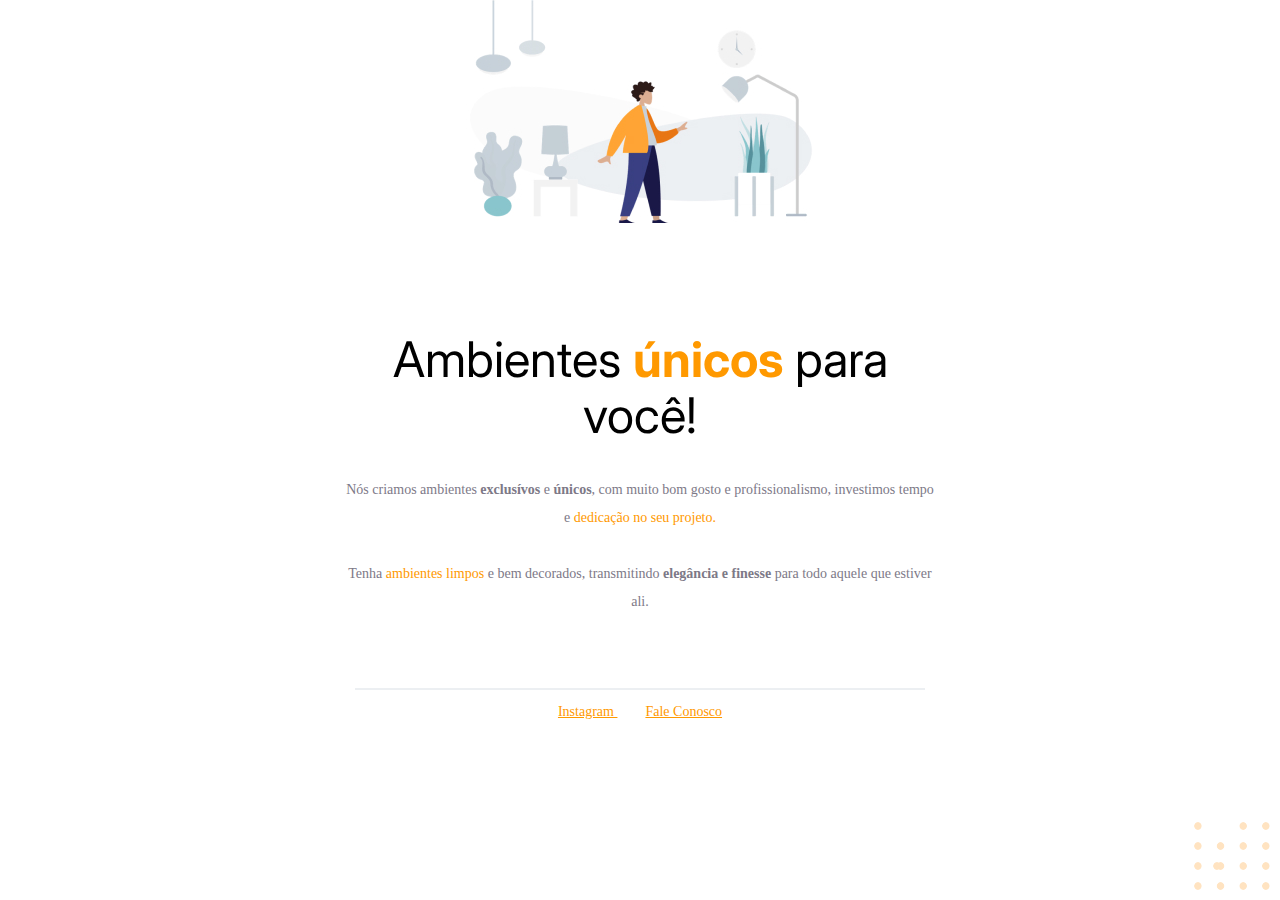
<file: Projeto-01 - moveis_customizados/index.html>
<!DOCTYPE html>
<html lang="pt-br">

<head>
    <link rel="preconnect" href="https://fonts.googleapis.com">
    <link rel="preconnect" href="https://fonts.gstatic.com" crossorigin>

    <meta charset="UTF-8">
    <meta name="viewport" content="width=device-width, initial-scale=1.0">

    <title>Móveis Customizados</title>
    <link
        href="https://fonts.googleapis.com/css2?family=Inter:ital,opsz,wght@0,14..32,100..900;1,14..32,100..900&family=Open+Sans:ital,wght@0,300..800;1,300..800&display=swap"
        rel="stylesheet">
    <link rel="stylesheet" href="style.css">
</head>

<body>

    <div id="hero">
        <img src="images/image 1.jpg" alt="Desenho de uma pessoa vestindo uma camiseta amarela em uma sala com móveis">

        <h1>Ambientes <span>únicos</span> para você!</h1>
          

        <p>
            Nós criamos ambientes <strong>exclusívos</strong> e <strong>únicos</strong>, com muito bom gosto e
            profissionalismo,
            investimos tempo e <span>dedicação no seu projeto.</span>


            <br>
            <br>

            Tenha <span>ambientes limpos</span> e bem decorados, transmitindo <strong>elegância e finesse</strong> para
            todo aquele que estiver ali.
        </p>

    </div>

    <div id="footer">

        <div id="line"></div>

        <a href="https://instagram.com/moveisparavoce" target="_blank">
            Instagram
        </a>
        <a href="mailto:contato@moveisparavoce.com">
            Fale Conosco
        </a>
    </div>

    <img id="balls" src="images/balls-decoration.svg" alt="Bolinhas Laranjadas no canto direto inferior da tela">


</body>

</html>
</file>
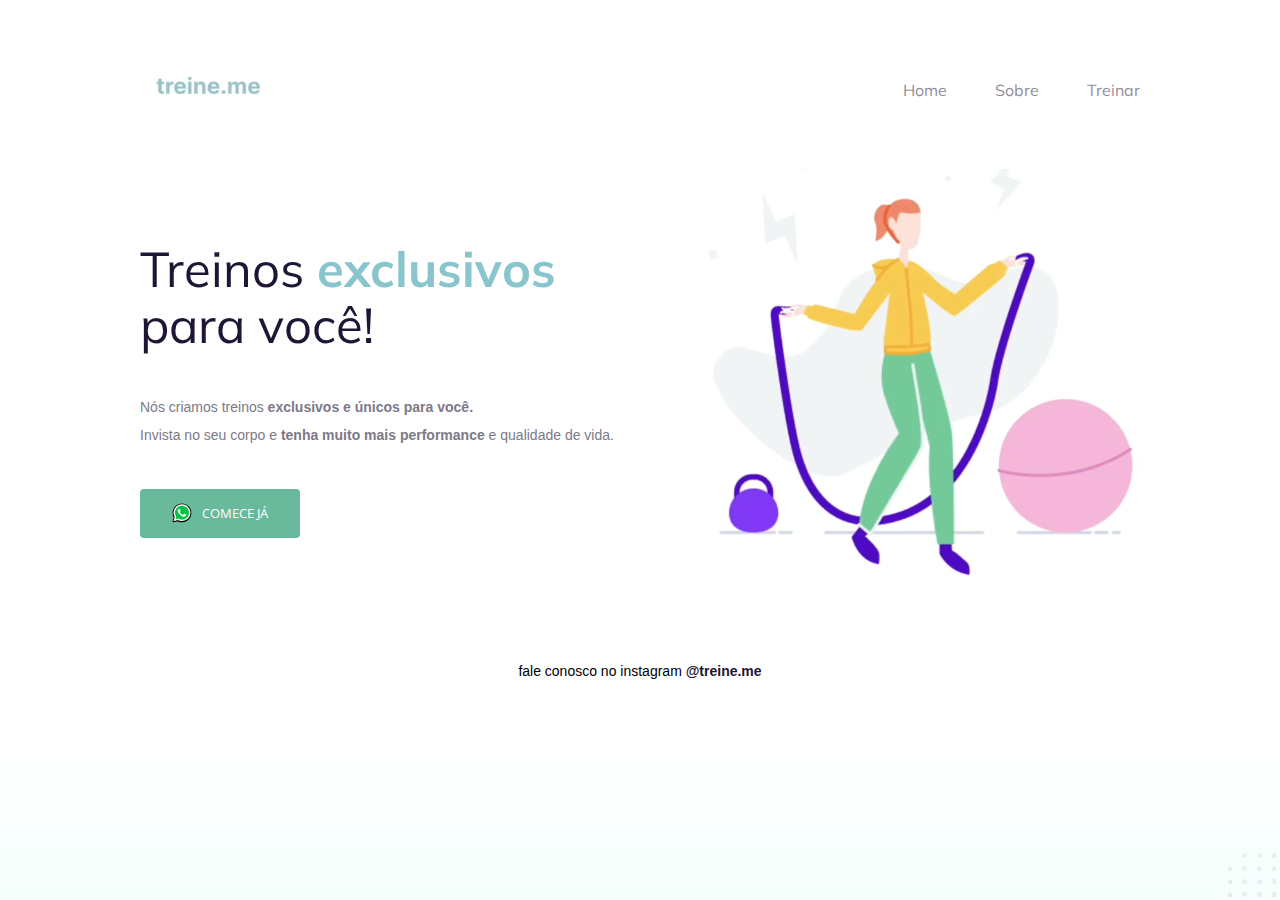
<file: Projeto-02 - treine_me/index.html>
<!DOCTYPE html>
<html lang="pt-br">
<head>
    <meta charset="UTF-8">
    <meta name="viewport" content="width=device-width, initial-scale=1.0">
    <title>Treine me</title>
    <link rel="stylesheet" href="style.css">
</head>
<body>

    <div class="page">
       
        
            <nav>
              <a id="logo" href="#">
                  <img src="images/logo.png" alt="Treine.me">
              </a>
              <ul>
                <li><a href="#">Home</a></li>
                <li><a href="#">Sobre</a></li>
                <li><a href="#">Treinar</a></li>
              </ul>
            </nav>
        
        <main>

            <section>
                <h1>Treinos <span>exclusivos</span>
                    para você!</h1>

                <p>
                    Nós criamos treinos <strong>exclusivos e únicos para você.</strong><br>
                    Invista no seu corpo e <strong>tenha muito mais performance</strong> e qualidade de vida.
                </p>


                <button>
                    <img src="images/whats.svg" alt="ícone do Whatsapp">
                    Comece já
                </button>
            </section>

            <img src="images/1.png" alt="Desenho de uma mulher pulando corda numa academia">

        </main>
        <footer>
            fale conosco no instagram 
            <a href="https://instagram.com/treineme" target="_blank">@treine.me</a>
        </footer>
    </div>  
   
    <img id="balls" src="images/balls.svg" alt="Bolinhass decorativas verdes no canto inferior direito da página.">
    
</body>
</html>
</file>
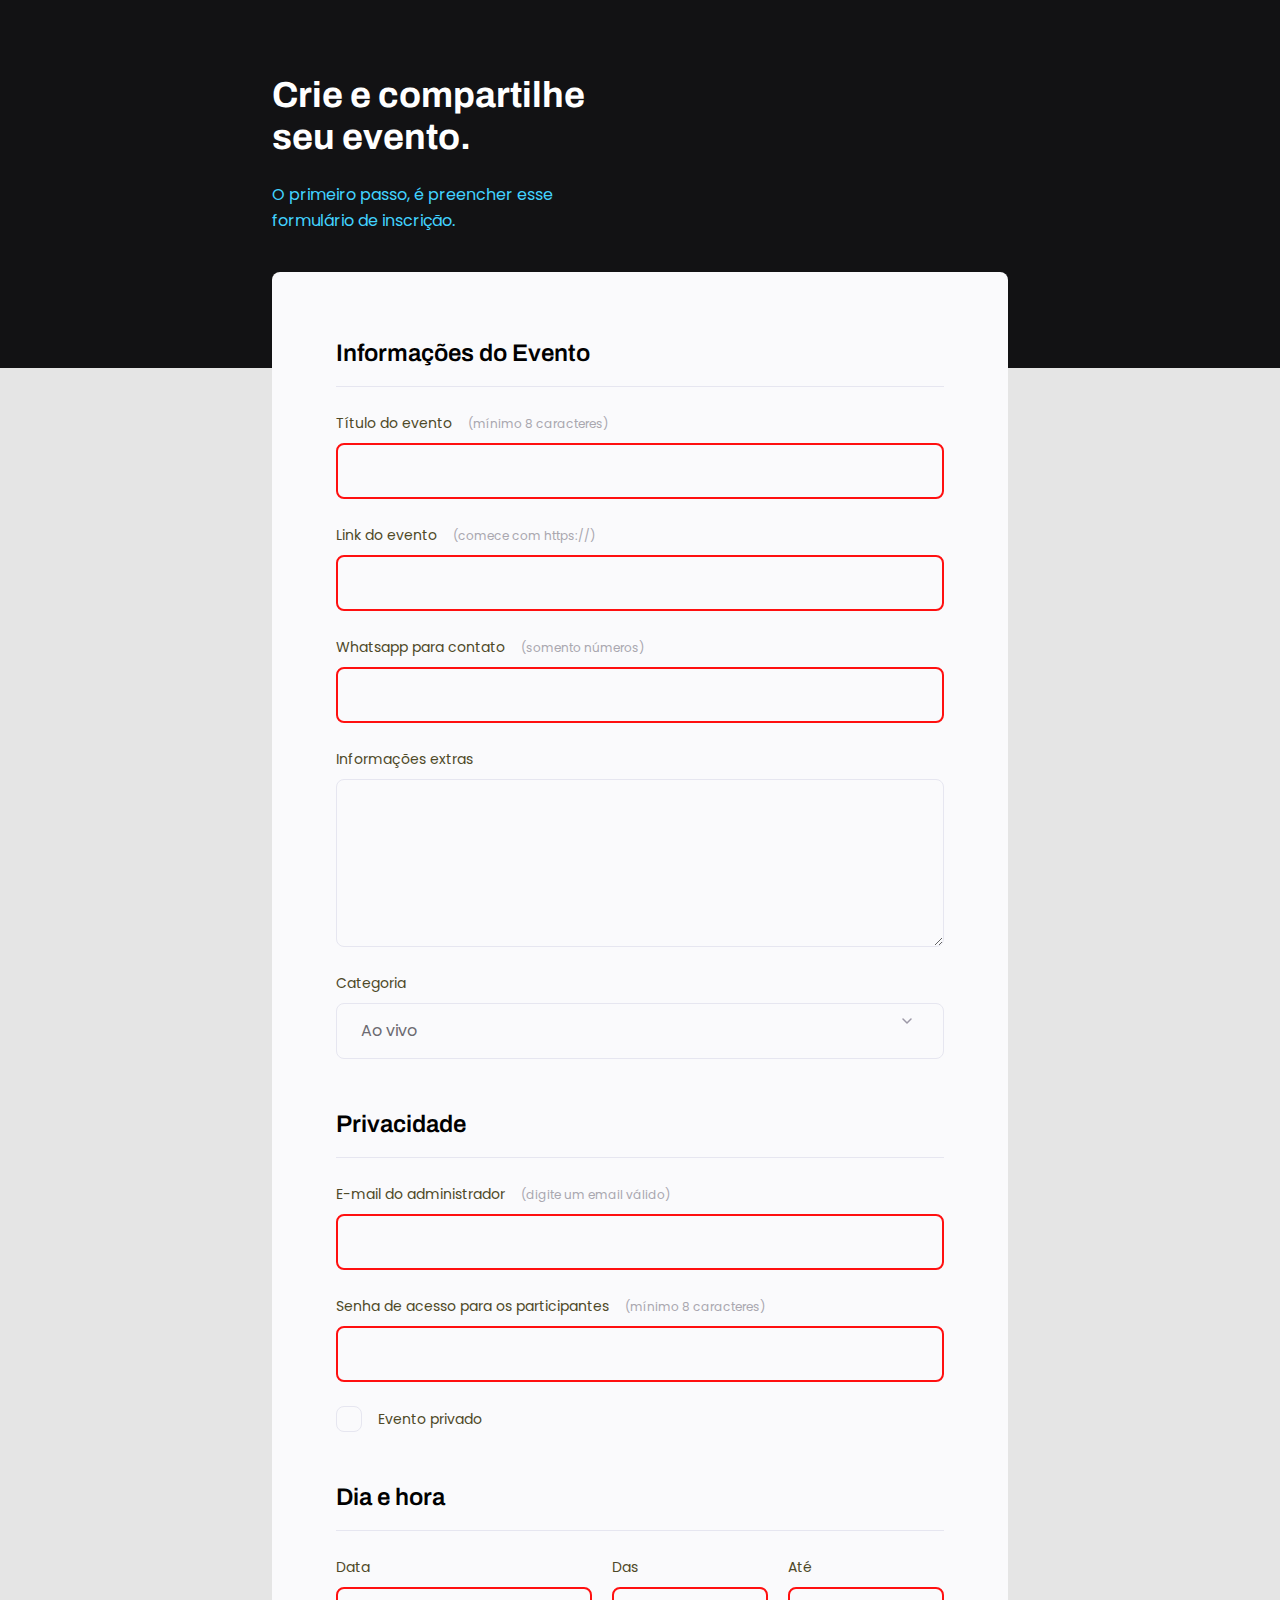
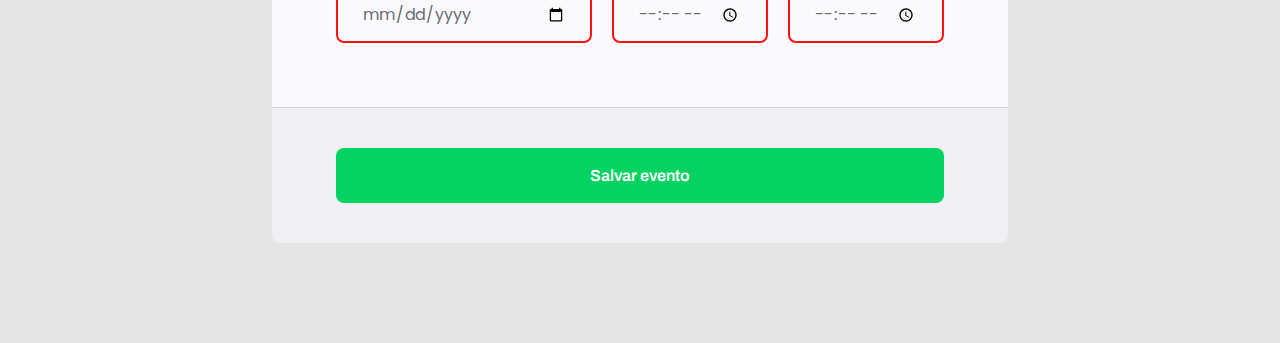
<file: Projeto-03 - formulario_html/index.html>
<!DOCTYPE html>
<html lang="pt-br">
<head>
  <meta charset="UTF-8">
  <meta name="viewport" content="width=device-width, initial-scale=1.0">
  <title>Crie seu evento</title>
  <link rel="stylesheet" href="style.css">
</head>
<body>

  <div class="page">
    <header>
      <h1>Crie e compartilhe seu evento.</h1>
      <p>O primeiro passo, é preencher esse
        formulário de inscrição.</p>
    </header>
    <form id="my-form">
      <fieldset>
        <div class="fieldset-wrapper">
          <legend>Informações do Evento</legend>

          <div class="input-wrapper">
            <label for="event-title">Título do evento <span>(mínimo 8 caracteres)</span></label>
            <input type="text" id="event-title" required minlength="8">
          </div>

          <div class="input-wrapper">
            <label for="event-link">Link do evento <span>(comece com https://)</span></label>
            <input type="url" id="event-link" required>
          </div>

          <div class="input-wrapper">
            <label for="event-whatsapp">Whatsapp para contato <span>(somento números)</span></label>
            <input type="number" id="event-whatsapp" required>
          </div>

          <div class="input-wrapper">
            <label for="event-whatsapp">Informações extras</label>
            <textarea id="event-info" required></textarea>
          </div>

          <div class="input-wrapper">
            <label for="event-category">Categoria</label>
            <select id="event-category">
              <option value="live">Ao vivo</option>
              <option value="podcast">Podcast</option>
              <option value="mentorship">Mentoria</option>
            </select>
          </div>

        </div>
      </fieldset> 

      <fieldset>
        <div class="fieldset-wrapper">
          <legend>Privacidade</legend>

          <div class="input-wrapper">
            <label for="event-email">E-mail do administrador <span>(digite um email válido)</span></label>
            <input type="text" id="event-email" required>
          </div>

          <div class="input-wrapper">
            <label for="event-password">Senha de acesso para os participantes <span>(mínimo 8 caracteres)</span></label>
            <input type="password" id="event-password" required minlength="8">
          </div>

          <div class="checkbox-wrapper">
            <input type="checkbox" id="event-private" required>
            <label for="event-private">Evento privado</label> 
        </div>

        </div>
      </fieldset>

      <fieldset>
        <div class="fieldset-wrapper">
          <legend>Dia e hora</legend>

          <div class="col-3">

            <div class="input-wrapper">
              <label for="event-date">Data</label>
              <input type="date" id="event-date" required>
            </div>

            <div class="input-wrapper">
              <label for="event-begin">Das</label>
              <input type="time" id="event-begin" required>
            </div>

            <div class="input-wrapper">
              <label for="event-end">Até</label>
              <input type="time" id="event-end" required>
            </div>

          </div>

        </div>
      </fieldset>

    </form>
    <footer>
      <input class="button" 
      type="submit" 
      form="my-form"  
      value="Salvar evento">
    </footer>
  </div>
</body>
</html>
</file>
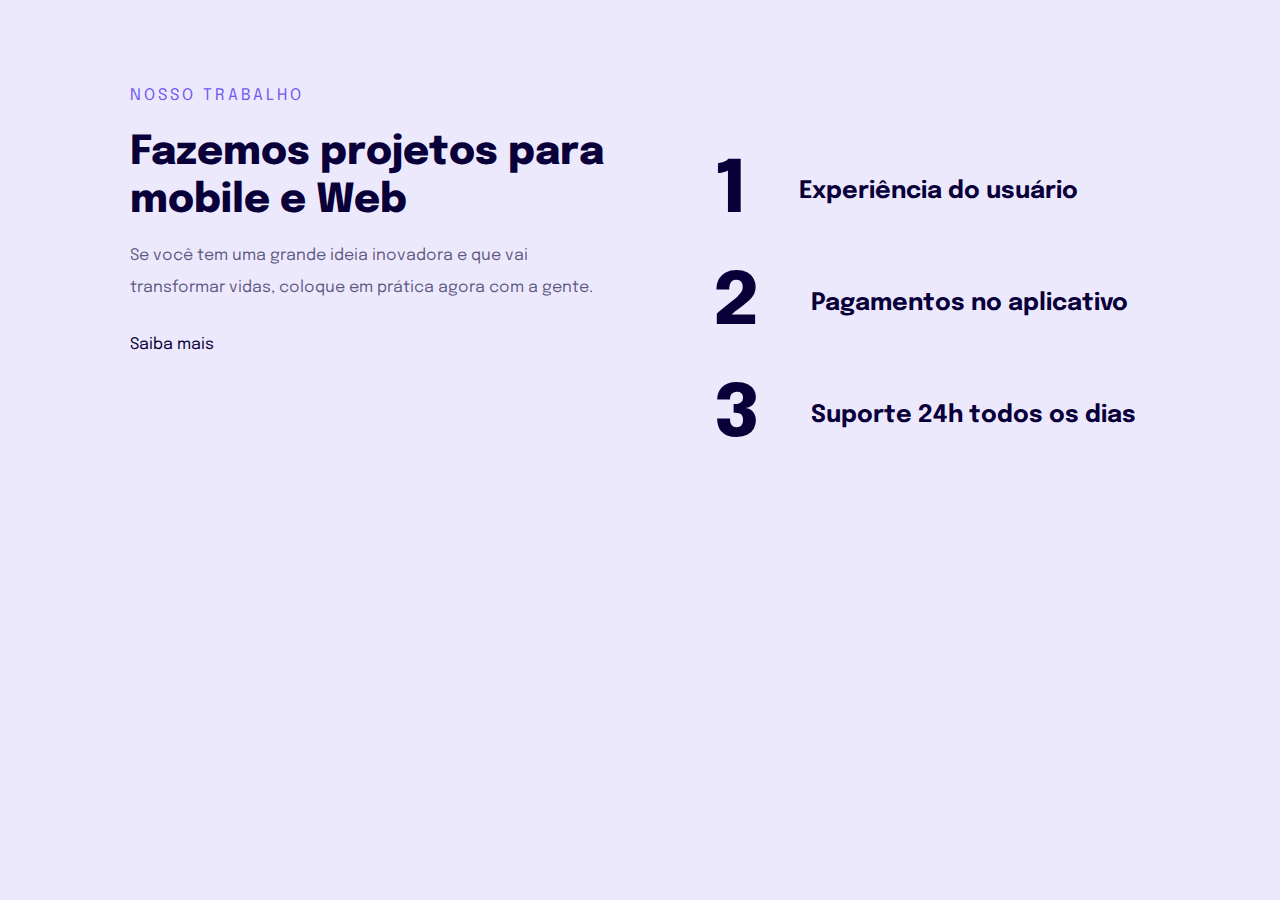
<file: Projeto-04 - responsividade_css/index.html>
<!DOCTYPE html>
<html lang="pt-br">
<head>
    <meta charset="UTF-8">
    <meta name="viewport" content="width=device-width, initial-scale=1.0">
    <title>Introdução à Responsividade</title>
    <link rel="stylesheet" href="style.css">
</head>
<body>
   <main>

    <div>
        <p>Nosso Trabalho</p>
        <h1>Fazemos projetos para mobile e Web</h1>
        <p>
            Se você tem uma grande ideia inovadora e que
            vai transformar vidas, coloque em prática 
            agora com a gente.
        </p>
        <a href="#">Saiba mais</a>
    </div>

    <ul>
        <li><span>1</span> Experiência do usuário</li>
        <li><span>2</span> Pagamentos no aplicativo</li>
        <li><span>3</span> Suporte 24h todos os dias</li>
    </ul>
   </main> 
</body>
</html>
</file>
<file: Projeto-01 - moveis_customizados/style.css>
body {
    font-family: "Open Sans" sans-serif;
    text-align: center;
    margin: 0;
}

#hero {
    width: 592px;
    margin: 0 auto 72px;
}

#hero img {
    margin-bottom: 72px;
}

h1 {
    font-family: "Inter", sans-serif;
    font-size: 49px;
    line-height: 56px;
    font-weight: normal;
    margin-bottom: 32px;
}

h1 span {
    font-weight: bold;
}

span, a {
    color: #FF9900;
}

p, #footer {
    color: #7d7987;
    font-size: 14px;
    line-height: 28px;
}


#footer a + a {
    margin-left: 28px;
}

#line {
    width: 568px;
    height: 0px;
    margin: 0 auto 8px;
    border: 1px solid #ECEFF2;
}

#balls {
    position: fixed;
    bottom: 0px;
    right: 0px;
}
</file>
<file: Projeto-02 - treine_me/style.css>
@import url('https://fonts.googleapis.com/css2?family=Mulish:wght@400;700&display=swap');
@import url('https://fonts.googleapis.com/css2?family=Open+Sans:wght@400;700&display=swap');


body {
    margin: 0;
    
    font-family: 'Open-Sans', sans-serif;
    
    background: linear-gradient(180deg, rgba(227, 255, 248, 0) 82.08%, rgba(227, 255, 248, 0.38) 100%);
    
    min-height: 100vh;
}

.page {
    width: 1000px;
    margin: 0 auto;
    padding-top: 65px;
}

nav {
    display: flex;
    justify-content: space-between;
    align-items: center;
    margin-bottom: 55px;
}

ul {
    display: flex;
    gap: 48px;
    list-style: none;
    margin: 0;
    padding: 0;
}

 a {
    color: #1f1534;
    text-decoration: none;
}

ul li a {
    opacity: 0.5;
}

ul li a:hover {
    font-weight: bold;
    opacity: 1;
}

h1, ul {
    font-family: 'Mulish', sans-serif;
} 

main {
    display: flex;
    align-items: center;
    justify-content: space-between;
}

h1 {
    font-size: 49px;
    line-height: 56px;
    color: #1f1534;
    font-weight: normal;
    width: 490px;
}

h1 span {
    color: #89c5cc;
    font-weight: bold;
}

section p {
    font-size: 14px;
    line-height: 28px;
    color: #7d7987;
    margin: 40px 0;
}

button {
    color: #fff;
    text-transform: uppercase;
    font-family: 'Open Sans', sans-serif;
    
    background: #69b99d;
    border: none;
    padding: 14px 32px 15px;
    
    display: flex;
    align-items: center;
    justify-content: center;
    gap: 10px;

    border-radius: 4px;
    
    cursor: pointer;
}


button:hover {
    background: #4ea788;
}

footer {
    font-size: 14px;
    line-height: 28px;
    text-align: center;
    margin-top: 80px;
}

footer a {
    font-weight: bold;
    text-decoration: none;
    color: #1f1534
}

 #balls {
    position: fixed;
    bottom: 0;
    right: 0;
 }
</file>
<file: Projeto-03 - formulario_html/style.css>
@import url('https://fonts.googleapis.com/css2?family=Archivo:wght@700;600&display=swap');
@import url('https://fonts.googleapis.com/css2?family=Poppins:wght@400&display=swap');


* {
    margin: 0;
    padding: 0;
    box-sizing: border-box;
}

body, input, select, textarea {
  font-family: 'Poppins', sans-serif;
}

body {
    background: #e5e5e5;
}

body::before {
    content: '';
    width: 100%;
    height: 368px;

    position: absolute;
    top: 0;
    left: 0;
    z-index: -1;
    background: #121214;

}

.page {
    width: 736px;
    margin: auto;
}

header {
    width: 319px;

    margin-top: 74px;
}


header h1 {
    font-family: 'Archivo', sans-serif;
    font-weight: bold;
    font-size: 36px;
    line-height: 42px;
    color: #fff;
    
    
    margin-bottom: 24px;
}

header p {
    font-size: 16px;
    line-height: 26px;
    color: #42D3FF;
}

form {
    margin-top: 38px;
    background: #fafafc;
    border-radius: 8px 8px 0 0;
    min-height: 300px;


    padding: 64px;

    display: flex;
    flex-direction: column;
    gap: 48px;
}

fieldset {
    border: none;
}

.fieldset-wrapper {
    display: flex;
    flex-direction: column;
    gap: 24px;
}

fieldset legend {
    font-family: 'Archivo', sans-serif;
    font-weight: 600;
    font-size: 24px;
    line-height: 34px;

    width: 100%;

    border-bottom: 1px solid #e6e6f0;
    padding-bottom: 16px;
}

.input-wrapper {
    display: flex;
    flex-direction: column;
}

.input-wrapper label,
.checkbox-wrapper label {
    font-size: 14px;
    line-height: 24px;

    color: #4e4928;

    margin-bottom: 8px;
}

.input-wrapper label span {
    margin-left: 12px;
    

    font-size: 12px;
    line-height: 20px;

    color: #a9a7af;
}

.input-wrapper label span:hover {
    color: #6c6a71;
}

.input-wrapper input, .input-wrapper textarea, 
.input-wrapper select {
    background: #fafafc;

    border: 1px solid #e6e6f0;
    border-radius: 8px;
    
    height: 56px;

    padding: 0 24px;

    font-size: 16px;
    line-height: 26px;

    color: #6c6a71;
}

.input-wrapper textarea {
    padding: 0;
    height: 168px;
}

.input-wrapper select {
    appearance: none;
    -webkit-appearance: none;

    background-image: url("data:image/svg+xml,%3Csvg width='24' height='24' viewBox='0 0 24 24' fill='none' xmlns='http://www.w3.org/2000/svg'%3E%3Cg clip-path='url(%23clip0_1_54)'%3E%3Cpath d='M8 10L12 14L16 10' stroke='%239C98A6' stroke-width='1.5' stroke-linecap='round' stroke-linejoin='round'/%3E%3C/g%3E%3Cdefs%3E%3CclipPath id='clip0_1_54'%3E%3Crect width='24' height='24' fill='white'/%3E%3C/clipPath%3E%3C/defs%3E%3C/svg%3E%0A");
    background-repeat: no-repeat;
    background-position: right 24px top 5px;
}

.col-3 {
    display: flex;
    gap: 20px;
}

.col-3 > div:nth-child(1) {
    width: 100%;   
}

.checkbox-wrapper {
    position: relative; 
}

.checkbox-wrapper label {
    display: flex;
    align-items: center;
    gap: 16px;
    margin: 0;
}

.checkbox-wrapper input {
    position: absolute;
    top: 0;
    left: 0;
    width: 24px;
    height: 24px;

    opacity: 0;
}

.checkbox-wrapper label::before {
    content: '';
    display: block;
    width: 24px;
    height: 24px;
    border: 1px solid #e6e6f0;
    border-radius: 8px;
}

.checkbox-wrapper input:checked + label::before {
    background-image: url("data:image/svg+xml,%3Csvg width='24' height='24' viewBox='0 0 24 24' fill='none' xmlns='http://www.w3.org/2000/svg'%3E%3Cpath d='M9.00016 16.1698L4.83016 11.9998L3.41016 13.4098L9.00016 18.9998L21.0002 6.99984L19.5902 5.58984L9.00016 16.1698Z' fill='%2342D3FF'/%3E%3C/svg%3E%0A");
}

.checkbox-wrapper input:focus + label::before {
    outline: 2px solid #000;
  }

  footer {
    background: #f0f0f4;
    
    height: 136px;

    display: flex;
    flex-direction: column;

    padding: 40px 64px;

    margin-bottom: 100px;


    border-top: 1px solid #d6d6d6;
    border-radius: 0 0 8px 8px;
  }

  footer .button {
    height: 56px;
    background-color: #04d361;
    border-radius: 8px;
    border: 0;

    font-family: 'Archivo', sans-serif;
    font-weight: 600;
    font-size: 16px;
    line-height: 26px;

    color: #fff;
  }

  footer .button:hover {
    background: #08a04c;
    cursor: pointer;
  }

  input:invalid {
    border: 2px solid #FF1010;
  }
</file>
<file: Projeto-04 - responsividade_css/style.css>
@import url('https://fonts.googleapis.com/css2?family=Epilogue:wght@400;700;800&display=swap');

* {
    margin: 0;
    padding: 0;
    box-sizing: border-box;
}

ul {
    list-style: none;
}

:root {
    font-size: 62.5%; /* 10px */
}

/* REM = Root EM */

body {
    background-color: #ece9fd;
    font-family: 'Epilogue', sans-serif;
    padding: 6.0rem 2.3rem 6.6rem;
    font-size: 1.6rem;
}

main {
    max-width: 33.0rem;
    margin: 0 auto;
}

h1 {
    font-weight: 800 ;
    font-size: 4.0rem;
    line-height: 4.8rem;
    color: #090039;
    margin-bottom: 1.5rem;
}

main p:first-child {
    color: #7158ef;
    letter-spacing: 3px;
    text-transform: uppercase;
    line-height: 3.2rem;
    margin-bottom: 1.7rem;
  }
  
  h1 + p {
    color: rgba(10, 0, 57, 0.64);
    line-height: 3.2rem;
    margin-bottom: 3.2rem;
  }

  a {
    color: #090039;
    text-decoration: none;
  }

  a:hover {
    color: #7158ef;
    font-weight: bold;
  }

  ul {
    margin-top: 7.2rem;
  }

  ul li {
    font-weight: 700;
    font-size: 2.4rem;
    line-height: 3.2rem;
    color: #090039;
    max-width: 25.7rem;
    display: flex;
    gap: 3.8rem;
  }

  ul li + li {
    margin-top: 3.2rem;
  }

  ul li span {
    font-weight: 800;
    font-size: 7.2rem;
    line-height: 8.0rem;
    letter-spacing: -2px;
    color: #090039;
  }

  /* Media Queries */

  @media (min-width: 700px) {
    body {
      padding: 8rem;
    }

    main {
      max-width: 1020px;
      display: flex;
      gap: 10rem;
    }

    main > div {
      max-width: 484px;
    }

    ul li {
      gap: 5.3rem;
      max-width: 450px;
      align-items: center;
    }

  }
</file>
